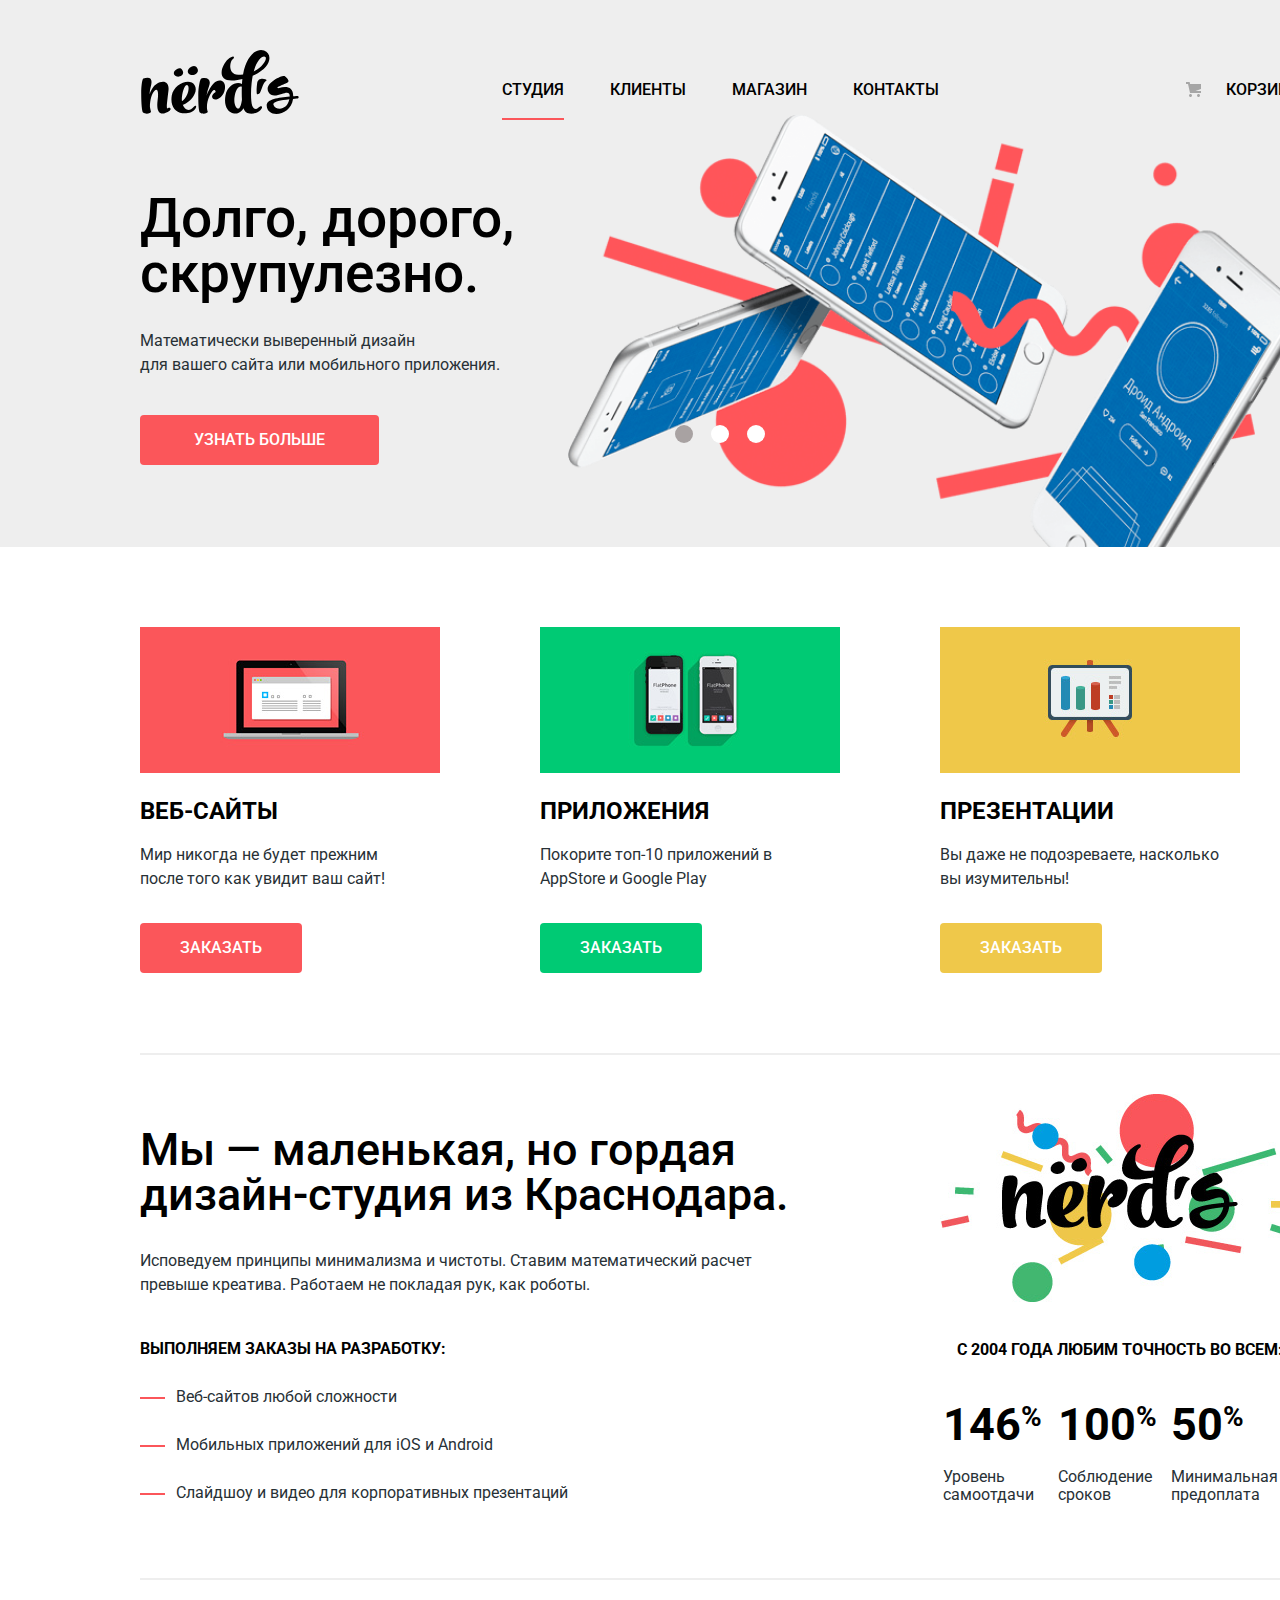
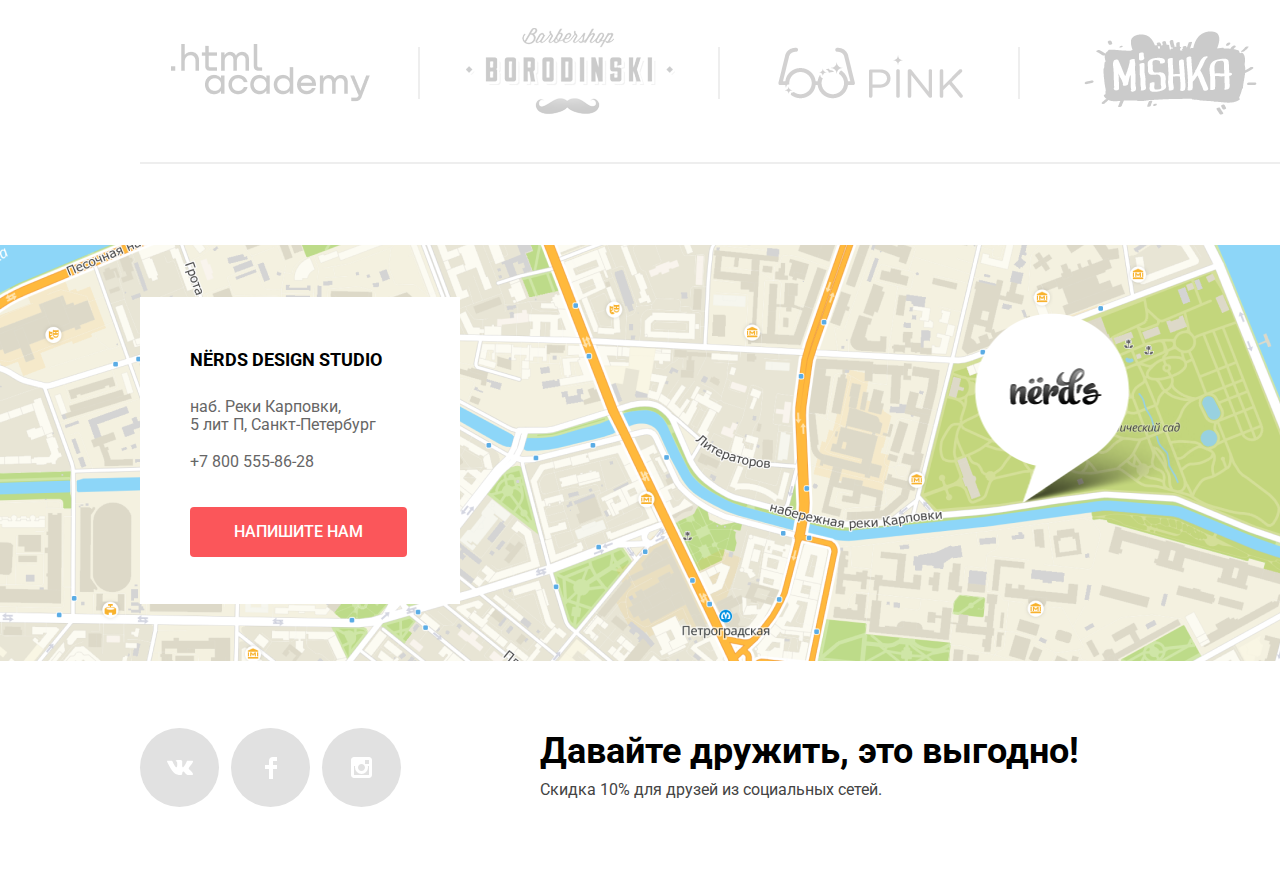
<file: index.html>
<!DOCTYPE html>
<html lang="ru">

<head>
  <meta charset="UTF-8">
  <title>Дизайн-студия «Нёрдс»</title>
  <link rel="icon" href="favicon.ico" sizes="any">
  <link rel="manifest" href="/manifest.webmanifest">
  <link href="https://fonts.googleapis.com/css?family=Roboto:400,500,700&amp;subset=cyrillic" rel="stylesheet">
  <link rel="stylesheet" href="css/normalize.css"> 
  <link rel="stylesheet" href="css/style.css">
</head>

<body>
  <header class="main-header">
    <div class="container">
      <nav class="main-navigation">
        <a href="" class="header-logo">
          <img src="img/nerds-logo.svg" alt="Логотип дизайн-студии «Нёрдс»" width="160" height="65">
        </a>
        <ul class="site-navigation">
          <li><a href="#" class="current">Студия</a></li>
          <li><a href="#">Клиенты</a></li>
          <li><a href="catalog.html">Магазин</a></li>
          <li><a href="#">Контакты</a></li>
        </ul>
        <ul class="user-navigation">
          <li><a href="#">Корзина</a></li>
        </ul>
      </nav>

      <h1 class="visually-hidden">Дизайн-студия «Нёрдс»</h1>

      <section class="slider">
        <div class="slider-item">
          <div class="slider-description">
            <h2>Долго, дорого, скрупулезно.</h2>
            <p>Математически выверенный дизайн <br> для вашего сайта или мобильного приложения.</p>
            <a class="button large-button" href="#">Узнать больше</a>
          </div>
        </div>
        <div class="slider-item visually-hidden">
          <div class="slider-description">
            <h2>Любим математику как никто другой</h2>
            <p>Никакого креатива, только математические формулы для расчета идеальных пропорций.</p>
            <a class="button large-button" href="#">Узнать больше</a>
          </div>
        </div>
        <div class="slider-item visually-hidden">
          <div class="slider-description">
            <h2>Только ночь, только хардкор</h2>
            <p>Работать днем, как все? Мы против этого. <br> Ближе к полуночи работа только начинается.</p>
            <a class="button large-button" href="#">Узнать больше</a>
          </div>
        </div>
        <div class="slider-controls">
          <button type="button" class="dot current"><span class="visually-hidden">Показать первый слайд</span></button>
          <button type="button" class="dot"><span class="visually-hidden">Показать второй слайд</span></button>
          <button type="button" class="dot"><span class="visually-hidden">Показать третий слайд</span></button>
        </div>
      </section>
    </div>
  </header>

  <main>
    <div class="container">
      <section class="services">
        <h2 class="visually-hidden">Наши услуги</h2>
        <ul class="services-list">
          <li class="services-item">
            <img src="img/illustration-1.png" alt="Разрабатываем веб-сайты" width="300" height="146">
            <h3>Веб-сайты</h3>
            <p>Мир никогда не будет прежним после того как увидит ваш сайт!</p>
            <a class="button small-button" href="#">Заказать</a>
          </li>
          <li class="services-item">
            <img src="img/illustration-2.png" alt="Разрабатываем приложения" width="300" height="146">
            <h3>Приложения</h3>
            <p>Покорите топ-10 приложений в AppStore и Google Play</p>
            <a class="button small-button green-btn" href="#">Заказать</a>
          </li>
          <li class="services-item">
            <img src="img/illustration-3.png" alt="Создаем презентации" width="300" height="146">
            <h3>Презентации</h3>
            <p>Вы даже не подозреваете, насколько вы изумительны!</p>
            <a class="button small-button" href="#">Заказать</a>
          </li>
        </ul>
      </section>

      <section class="about-us">
        <h2 class="visually-hidden">О нас</h2>
        <div class="col-left about-us-text">
          <b class="title">Мы — маленькая, но гордая дизайн-студия из Краснодара.</b>
          <p>Исповедуем принципы минимализма и чистоты. Ставим математический расчет превыше креатива. Работаем не
            покладая рук, как роботы.</p>
          <p><b>Выполняем заказы на разработку:</b></p>
          <ul class="about-us-list">
            <li>Веб-сайтов любой сложности</li>
            <li>Мобильных приложений для iOS и Android</li>
            <li>Слайдшоу и видео для корпоративных презентаций</li>
          </ul>
        </div>
        <div class="col-right about-us-info">
          <img src="img/nerds-illustration.png" alt="Второй логотип дизайн-студии «Нёрдс»" width="360" height="208">
          <table class="about-us-table">
            <caption>с 2004 года Любим точность во всем:</caption>
            <thead>
              <tr>
                <th>Уровень самоотдачи</th>
                <th>Соблюдение сроков</th>
                <th>Минимальная предоплата</th>
              </tr>
            </thead>
            <tbody>
              <tr>
                <td>146<sup>%</sup></td>
                <td>100<sup>%</sup></td>
                <td>50<sup>%</sup></td>
              </tr>
            </tbody>
          </table>
        </div>
      </section>

      <section class="partners">
        <h2 class="visually-hidden">Наши партнеры</h2>
        <ul class="partners-list">
          <li class="partners-list-item">
            <a href="https://htmlacademy.ru/intensive/htmlcss" target="_blank">
              <span class="visually-hidden">HTML Academy</span>
              <img src="img/htmlacademy-logo.png" alt="Логотип HTML Academy">
            </a>
          </li>
          <li class="partners-list-item">
            <a href="#">
              <span class="visually-hidden">Barbershop Borodinski</span>
              <img src="img/borodinski-logo.png" alt="Логотип Barbershop Borodinski">
            </a>
          </li>
          <li class="partners-list-item">
            <a href="#">
              <span class="visually-hidden">Pink</span>
              <img src="img/pink-logo.png" alt="Логотип Pink">
            </a>
          </li>
          <li class="partners-list-item">
            <a href="#">
              <span class="visually-hidden">Mishka</span>
              <img src="img/mishka-logo.png" alt="Логотип Mishka" >
            </a>
          </li>
        </ul>
      </section>
    </div>
  </main>

  <footer>
    <section class="contacts">
      <h2 class="visually-hidden">Контакты</h2>
      <iframe src="https://yandex.ru/map-widget/v1/-/CCUnZTRR1A"></iframe>
      <img src="img/map.png" alt="Дизайн-студия NЁRDS расположена по адресу г. Санкт-Петербург, ул. Б. Конюшенная, д. 19/8"
        width="" height="">
      <div class="container">
        <div class="contacts-info">
          <b>nёrds design studio</b>
          <p class="contacts-info-text">наб. Реки Карповки, <br> 5 лит П, Санкт-Петербург</p>
          <p class="contacts-info-text"><a href="tel:+78005558628">+7 800 555-86-28</a></p>
          <a class="write-us button" href="form.html">Напишите нам</a>
        </div>
        <div class="map-marker">
          <img src="../img/map-marker.png" alt="Map marker to show the location on the map">
        </div>
      </div>
    </section>

    <section class="social">
      <div class="container">
        <h2 class="visually-hidden">Мы в социальных сетях</h2>
        <ul class="social-list">
          <li>
            <a class="social-button" href="#">
              <span class="visually-hidden">Вконтакте</span>
              <svg xmlns="http://www.w3.org/2000/svg" width="26" height="15">
                <path fill="#FFF" d="M16.138 11.51c.956-.309 2.18 2.04 3.483 2.939.978.681 1.727.534 1.727.534l3.473-.05s1.815-.112.957-1.554c-.071-.12-.503-1.069-2.585-3.022-2.177-2.043-1.882-1.712.739-5.244 1.597-2.153 2.236-3.468 2.036-4.028-.192-.539-1.365-.399-1.365-.399L20.69.713c-.381.001-.704.119-.851.515-.003.004-.621 1.666-1.445 3.079-1.741 2.989-2.436 3.148-2.724 2.961-.661-.433-.494-1.737-.494-2.664 0-2.897.432-4.105-.846-4.417-.427-.104-.739-.172-1.828-.182-1.392-.021-2.574 0-3.244.329-.445.223-.786.712-.579.74.26.035.843.16 1.155.586.401.552.389 1.789.389 1.789s.229 3.411-.54 3.834c-.528.29-1.25-.302-2.803-3.016-.793-1.388-1.392-2.922-1.392-2.922s-.116-.285-.326-.441c-.25-.185-.6-.244-.6-.244L.848.684S.29.7.085.946c-.182.218-.015.668-.015.668s2.909 6.881 6.203 10.347c3.02 3.182 6.452 2.971 6.452 2.971h1.555s.469-.054.709-.312c.224-.24.214-.691.214-.691s-.031-2.109.935-2.419z" /></svg>
            </a>
          </li>
          <li>
            <a class="social-button" href="#">
              <span class="visually-hidden">Фейсбук</span>
              <svg xmlns="http://www.w3.org/2000/svg" width="12" height="22">
                <path fill="#FFF" d="M12 4V0H8a4 4 0 0 0-4 4v4H0v4h4v10h4V12h4V8H8V4h4z" /></svg>
            </a>
          </li>
          <li>
            <a class="social-button" href="#">
              <span class="visually-hidden">Инстаграм</span>
              <svg xmlns="http://www.w3.org/2000/svg" width="21" height="21">
                <path fill="#FFF" d="M18 0H3C1.35 0 0 1.35 0 3v15c0 1.65 1.35 3 3 3h15c1.65 0 3-1.35 3-3V3c0-1.65-1.35-3-3-3zm-7.5 7c1.93 0 3.5 1.57 3.5 3.5S12.43 14 10.5 14 7 12.43 7 10.5 8.57 7 10.5 7zM18 18H3V9h1.181A6.504 6.504 0 0 0 4 10.5a6.5 6.5 0 1 0 13 0 6.45 6.45 0 0 0-.181-1.5H18v9zm0-11h-4V3h4v4z" /></svg>
            </a>
          </li>
        </ul>
        <div class="social-text">
          <b>Давайте дружить, это выгодно!</b>
          <p>Скидка 10% для друзей из социальных сетей.</p>
        </div>
      </div>
    </section>
  </footer>

  <section class="modal modal-contacts">
    <h2>Напишите нам</h2>
    <form class="contacts-form" action="https://echo.htmlacademy.ru" method="post">
      <div class="modal-contacts-row">
        <div>
          <label for="name">Ваше имя:</label>
          <input id="name" type="text" name="name" placeholder="Имя Фамилия">
        </div>
        <div>
          <label for="email">Ваш email:</label>
          <input id="email" type="text" name="email" placeholder="email@example.com">
        </div>
      </div>
      <div>
        <label for="message">Текст письма:</label>
        <textarea id="message" name="message" placeholder="В свободной форме"></textarea>
      </div>
      <button class="button" type="submit">Отправить</button>
    </form>
    <button class="modal-close" type="button"><span class="visually-hidden">Закрыть</span></button>
  </section>
  <script src="js/script.js"></script>
</body>

</html>
</file>
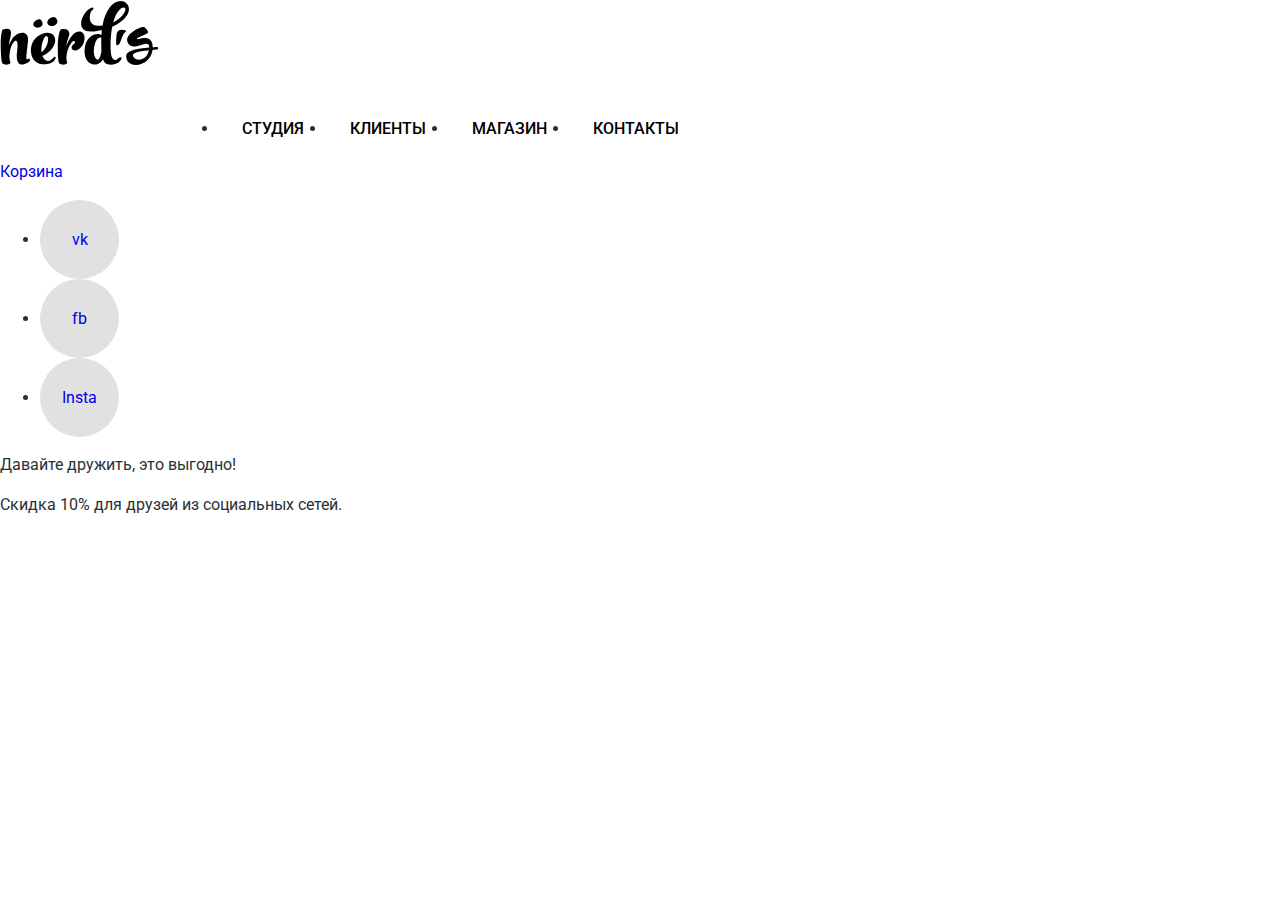
<file: blank.html>
<!DOCTYPE html>
<html class="page" lang="ru">
<head>
    <meta charset="utf-8">
    <title>Blank page for Studio Nerds</title>
    <link rel="preconnect" href="https://fonts.gstatic.com">
    <link href="https://fonts.googleapis.com/css2?family=Roboto:wght@400;500;700&display=swap" rel="stylesheet">
    <link rel="stylesheet" href="css/normalize.css">
    <link rel="stylesheet" href="css/style.css">
    <link rel="icon" href="favicon.ico">
    <link rel="icon" href="img/favicons/icon.svg" type="image/svg+xml">
    <link rel="apple-touch-icon" href="img/favicons/180.png">
    <link rel="manifest" href="manifest.webmanifest">
</head>

<body class="page-body">

<header class="page-header">
    <nav class="main-navigation">
        <a class="main-header-logo"><img src="img/nerds-logo.svg" width="159" height="65" alt="Логотип Nёrd's"></a>
        <ul class="site-navigation">
            <li><a class="active" href="blank.html">Студия</a></li>
            <li><a href="blank.html">Клиенты</a></li>
            <li><a href="catalog.html">Магазин</a></li>
            <li><a href="blank.html">Контакты</a></li>
        </ul>
        <a href="blank.html">Корзина</a>
    </nav>
</header>

<footer class="footer">
    <section class="footer-social">
        <ul class="social-list">
            <li><a class="social-button" href="#">vk</a></li>
            <li><a class="social-button" href="#">fb</a></li>
            <li><a class="social-button" href="#">Insta</a></li>
        </ul>
    </section>
    <section class="cta">
        <p class="cta-title">Давайте дружить, это выгодно!</p>
        <p class="cta-text">Скидка 10% для друзей из социальных сетей.</p>
    </section>
</footer>

</body>
</html>
</file>
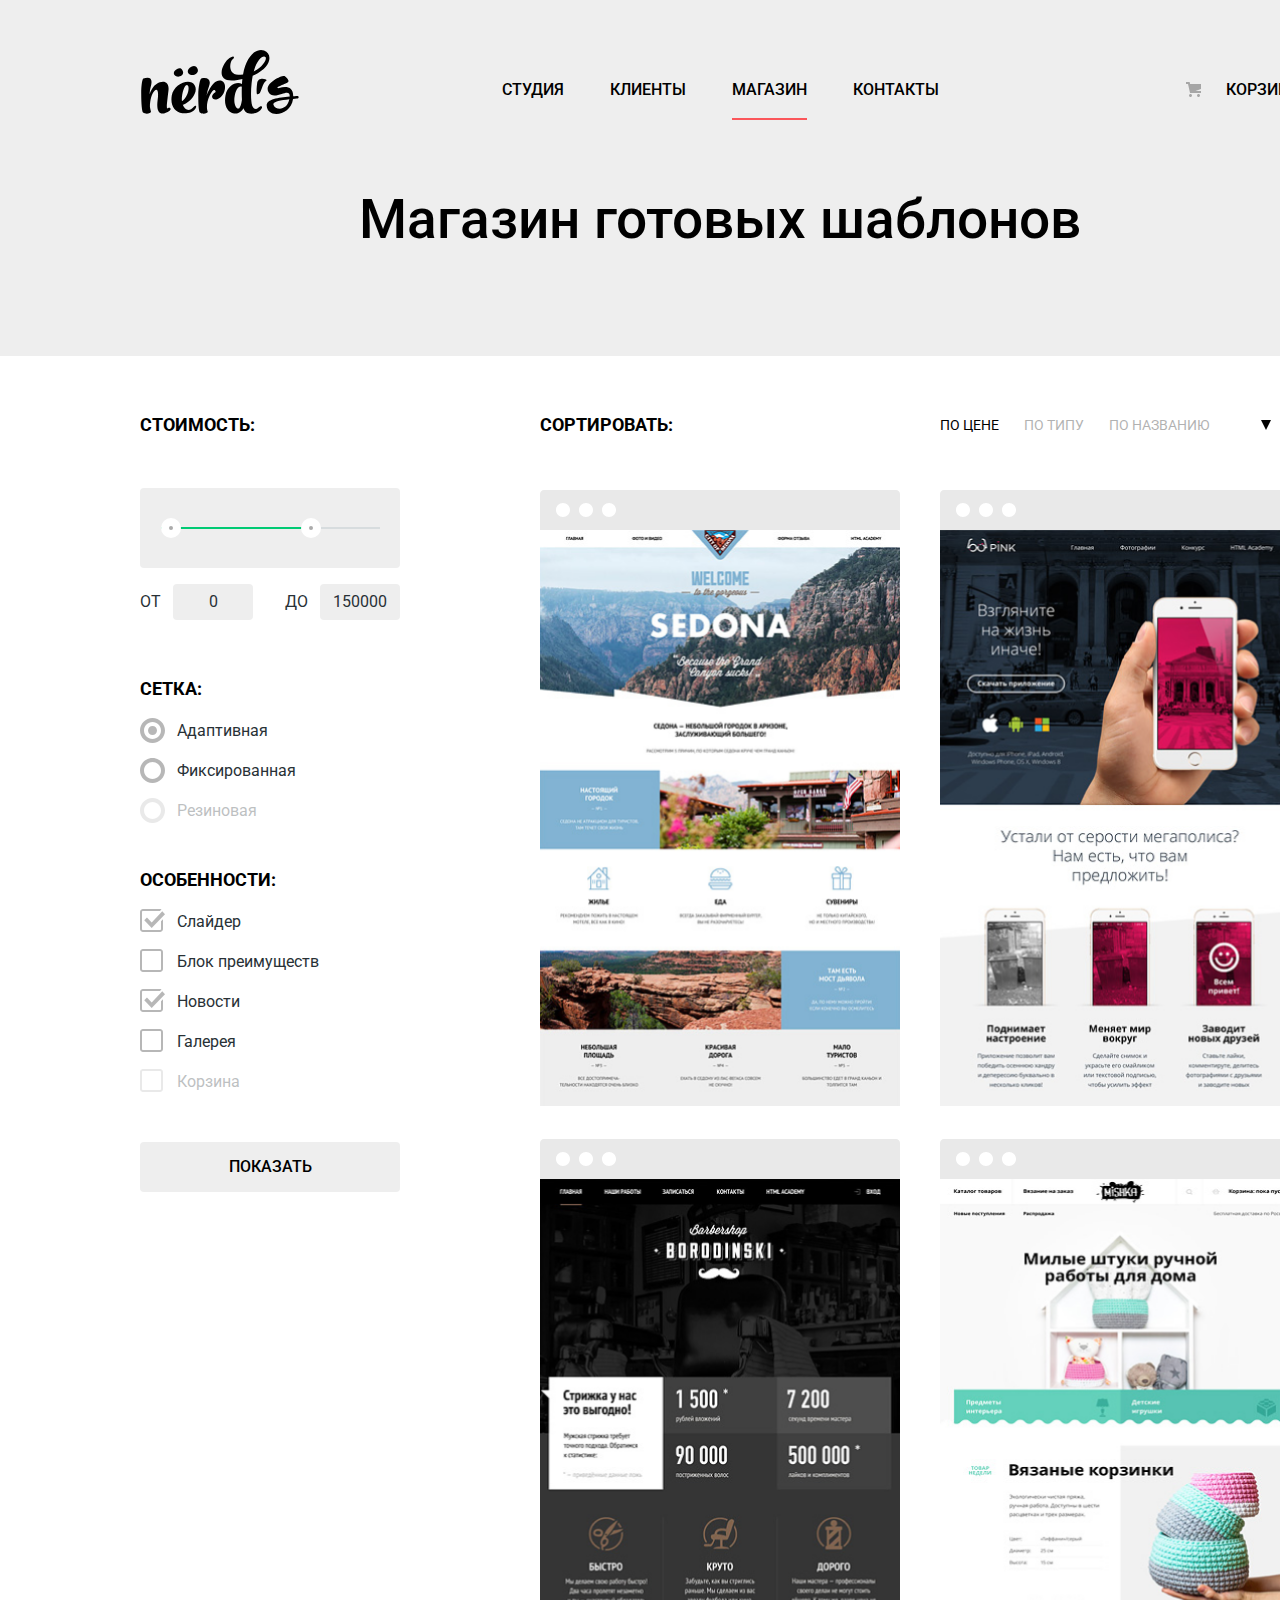
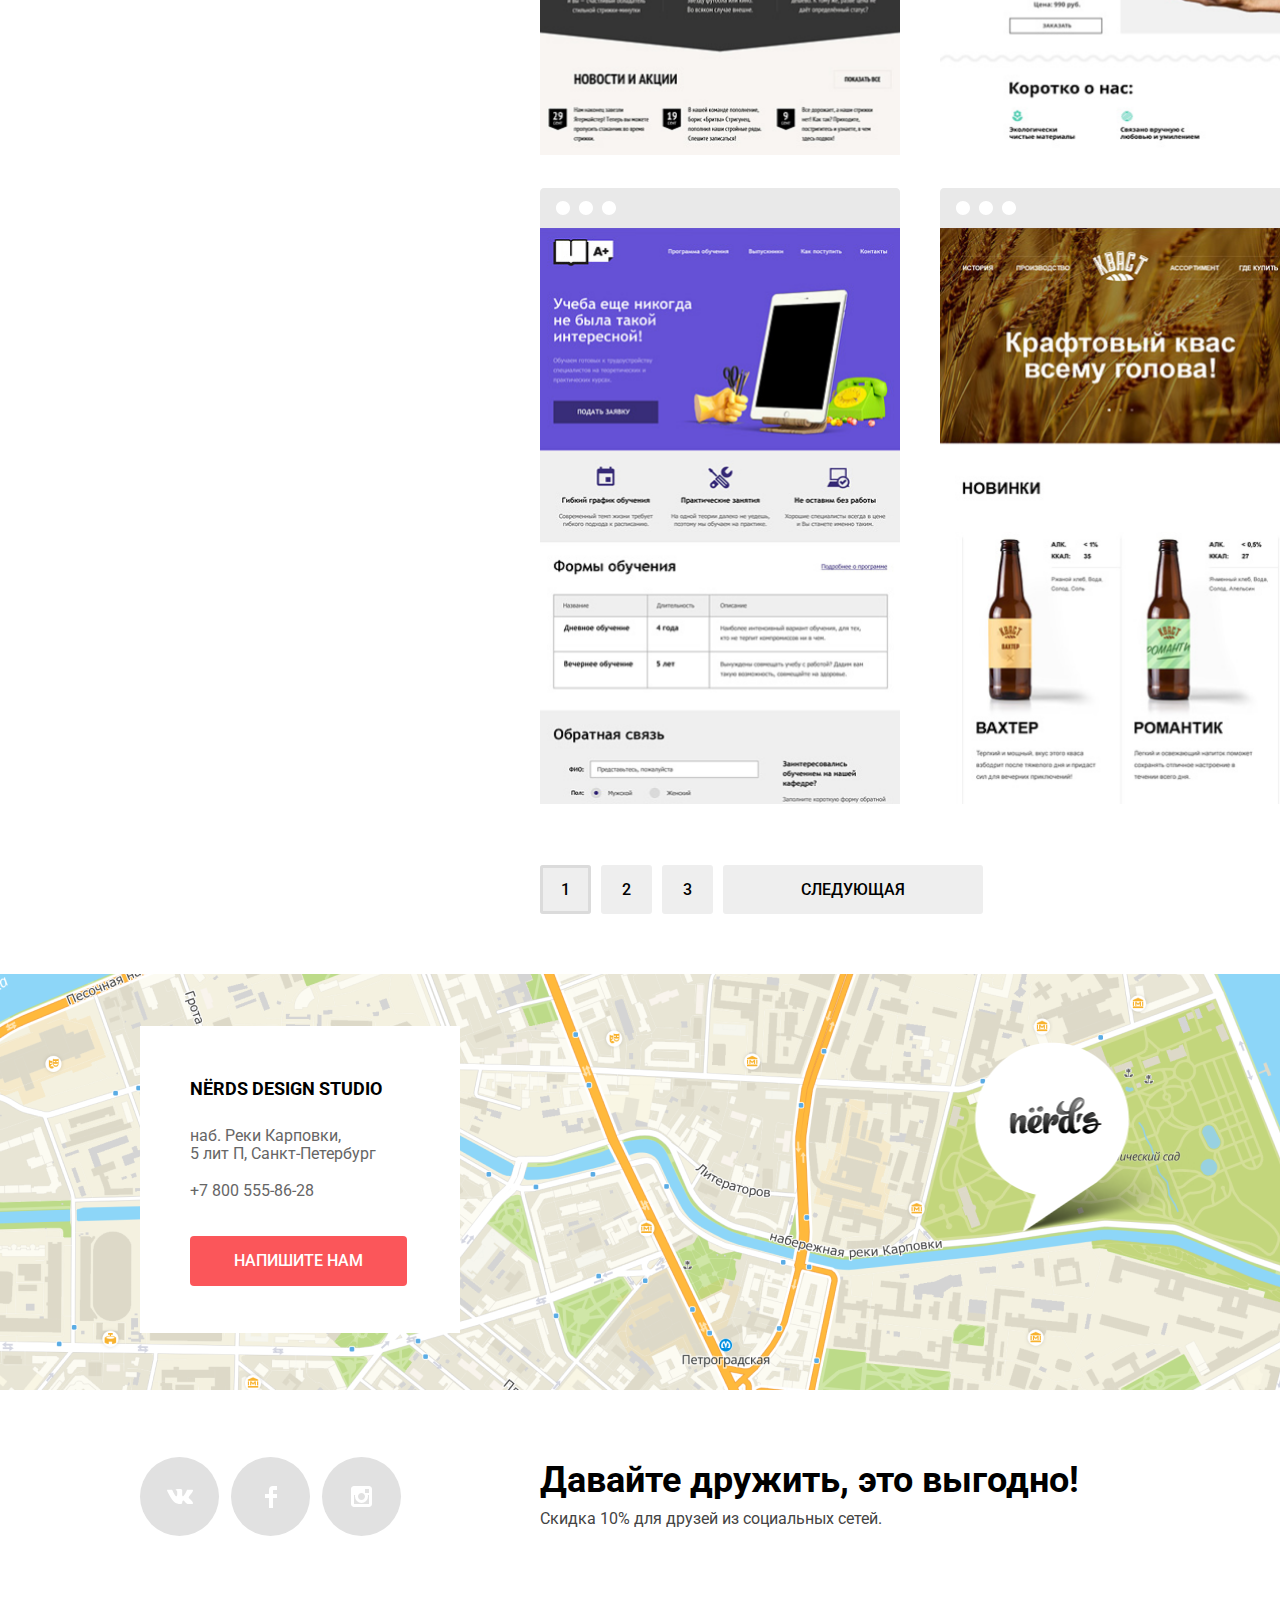
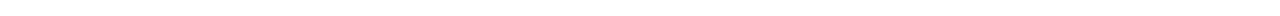
<file: catalog.html>
<!DOCTYPE html>
<html lang="ru">

<head>
  <meta charset="UTF-8">
  <title>Дизайн-студия «Нёрдс»</title>
  <link rel="icon" href="favicon.ico" sizes="any">
  <link rel="manifest" href="/manifest.webmanifest">
  <link href="https://fonts.googleapis.com/css?family=Roboto:400,500,700&amp;subset=cyrillic" rel="stylesheet">
  <link rel="stylesheet" href="css/normalize.css"> 
  <link rel="stylesheet" href="css/style.css">
</head>

<body>
  <header class="main-header">
    <div class="container">
      <nav class="main-navigation">
        <a href="" class="header-logo">
          <img src="img/nerds-logo.svg" alt="Логотип дизайн-студии «Нёрдс»" width="160" height="65">
        </a>
        <ul class="site-navigation">
          <li><a href="index.html">Студия</a></li>
          <li><a href="#">Клиенты</a></li>
          <li><a href="#" class="current">Магазин</a></li>
          <li><a href="#">Контакты</a></li>
        </ul>
        <ul class="user-navigation">
          <li><a href="#">Корзина</a></li>
        </ul>
      </nav>
      <div class="page-title">
        <h1>Магазин готовых шаблонов</h1>
      </div>
    </div>
  </header>

  <main class="inner-page container">
    <aside class="filter">
      <form action="html://echo.htmlacademy.ru" method="post" class="filter-form">
        <fieldset class="price-filter">
          <legend>Стоимость:</legend>
          <div class="range-control">
            <div class="progress">
              <div class="current-progress">
                <div class="progress-button-wrapper">
                  <button type="button"><span class="visually-hidden">стоимость от</span></button>
                </div>
                <div class="progress-button-wrapper">
                  <button type="button"><span class="visually-hidden">стоимость до</span></button>
                </div>
              </div>
            </div>
          </div>
          <p class="range-display">
            <label>От
              <input type="text" name="min-price" value="0">
            </label>
            <label>До
              <input type="text" name="max-price" value="150000">
            </label>
          </p>
        </fieldset>
        <fieldset class="grid-filter">
          <legend>Сетка:</legend>
          <ul class="grid-list">
            <li>
              <input class="filter-input filter-input-radio visually-hidden" id="adaptive" type="radio" name="grid"
                value="adaptive" checked>
              <label for="adaptive">Адаптивная</label>
            </li>
            <li>
              <input class="filter-input filter-input-radio visually-hidden" id="fixed" type="radio" name="grid" value="fixed">
              <label for="fixed">Фиксированная</label>
            </li>
            <li>
              <input class="filter-input filter-input-radio visually-hidden" id="fluid" type="radio" name="grid" value="fluid"
                disabled>
              <label for="fluid">Резиновая</label>
            </li>
          </ul>
        </fieldset>
        <fieldset class="features-filter">
          <legend>Особенности:</legend>
          <ul class="features-list">
            <li>
              <input class="filter-input filter-input-checkbox visually-hidden" id="slider" type="checkbox" name="slider"
                checked>
              <label for="slider">Слайдер</label>
            </li>
            <li>
              <input class="filter-input filter-input-checkbox visually-hidden" id="advantages-block" type="checkbox"
                name="advantages-block">
              <label for="advantages-block">Блок преимуществ</label>
            </li>
            <li>
              <input class="filter-input filter-input-checkbox visually-hidden" id="news" type="checkbox" name="news"
                checked>
              <label for="news">Новости</label>
            </li>
            <li>
              <input class="filter-input filter-input-checkbox visually-hidden" id="gallery" type="checkbox" name="gallery">
              <label for="gallery">Галерея</label>
            </li>
            <li>
              <input class="filter-input filter-input-checkbox visually-hidden" id="cart" type="checkbox" name="cart"
                disabled>
              <label for="cart">Корзина</label>
            </li>
          </ul>
        </fieldset>
        <button class="button">Показать</button>
      </form>
    </aside>

    <section class="catalog">
      <h2 class="visually-hidden">Каталог шаблонов</h2>
      <div class="catalog-sorting">
        <b>Сортировать:</b>
        <ul class="type-sorting-list">
          <li><a class="type-current">По цене</a></li>
          <li><a href="#">По типу</a></li>
          <li><a href="#">По названию</a></li>
        </ul>
        <ul class="direction-sorting-list">
          <li class="direction-current"><a><span class="visually-hidden">По убыванию</span></a></li>
          <li><a href="#"><span class="visually-hidden">По возрастанию</span></a></li>
        </ul>
      </div>
      <ul class="catalog-list">
        <li class="catalog-item">
          <img src="img/img-sedona.png" alt="Скриншот сайта Sedona" width="358" height="577">
          <div class="catalog-item-description">
            <div class="description-container">
              <a href="#"><h3>Sedona</h3></a>
              <p>Информационный сайт для туристов</p>
              <a class="button" href="#">9 900 &#8381</a>
            </div>
          </div>
        </li>
        <li class="catalog-item">
          <img src="img/img-pink.png" alt="Скриншот сайта Ping App" width="358" height="578">
          <div class="catalog-item-description">
            <div class="description-container">
              <a href="#"><h3>Pink App</h3></a>
              <p>Продуктовый лендинг приложения для iOS и Android</p>
              <a class="button" href="#">9 900 &#8381</a>
            </div>
          </div>
        </li>
        <li class="catalog-item">
          <img src="img/img-barbershop.png" alt="Скриншот сайта Barbershop" width="358" height="578">
          <div class="catalog-item-description">
            <div class="description-container">
              <a href="#"><h3>Barbershop</h3></a>
              <p>Сайт салоны красоты. Для мужчин, да.</p>
              <a class="button" href="#">9 900 &#8381</a>
            </div>
          </div>
        </li>
        <li class="catalog-item">
          <img src="img/img-mishka.png" alt="Скриншот сайта MISHKA" width="358" height="578">
          <div class="catalog-item-description">
            <div class="description-container">
              <a href="#"><h3>MISHKA</h3></a>
              <p>Интернет-магазин вязаных игрушек</p>
              <a class="button" href="#">9 900 &#8381</a>
            </div>
          </div>
        </li>
        <li class="catalog-item">
          <img src="img/img-aplus.png" alt="Скриншот сайта A Plus" width="358" height="578">
          <div class="catalog-item-description">
            <div class="description-container">
              <a href="#"><h3>A Plus</h3></a>
              <p>Лендинг курсов повышения квалификации</p>
              <a class="button" href="#">9 900 &#8381</a>
            </div>
          </div>
        </li>
        <li class="catalog-item">
          <img src="img/img-kvast.png" alt="Скриншот сайта КВАСТ" width="358" height="578">
          <div class="catalog-item-description">
            <div class="description-container">
              <a href="#"><h3>КВАСТ</h3></a>
              <p>Промо-сайт производителя крафтового кваса</p>
              <a class="button" href="#">9 900 &#8381</a>
            </div>
          </div>
        </li>
      </ul>
      <ul class="pagination-list">
        <li class="pagination-item"><a class="current">1</a></li>
        <li class="pagination-item"><a href="#">2</a></li>
        <li class="pagination-item"><a href="#">3</a></li>
        <li class="pagination-item"><a href="#" class="next-page">Следующая</a></li>
      </ul>
    </section>
  </main>

  <footer>
    <section class="contacts">
      <h2 class="visually-hidden">Контакты</h2>
      <iframe src="https://yandex.ru/map-widget/v1/-/CCUnZTRR1A"></iframe>
      <img src="img/map.png" alt="Дизайн-студия NЁRDS расположена по адресу г. Санкт-Петербург, ул. Б. Конюшенная, д. 19/8"
        width="" height="">
      <div class="container">
        <div class="contacts-info">
          <b>nёrds design studio</b>
          <p class="contacts-info-text">наб. Реки Карповки, <br> 5 лит П, Санкт-Петербург</p>
          <p class="contacts-info-text"><a href="tel:+78005558628">+7 800 555-86-28</a></p>
          <a class="write-us button" href="form.html">Напишите нам</a>
        </div>
        <div class="map-marker">
          <img src="../img/map-marker.png" alt="Map marker to show the location on the map">
        </div>
      </div>
    </section>

    <section class="social">
      <div class="container">
        <h2 class="visually-hidden">Мы в социальных сетях</h2>
        <ul class="social-list">
          <li>
            <a class="social-button" href="#">
              <span class="visually-hidden">Вконтакте</span>
              <svg xmlns="http://www.w3.org/2000/svg" width="26" height="15">
                <path fill="#FFF" d="M16.138 11.51c.956-.309 2.18 2.04 3.483 2.939.978.681 1.727.534 1.727.534l3.473-.05s1.815-.112.957-1.554c-.071-.12-.503-1.069-2.585-3.022-2.177-2.043-1.882-1.712.739-5.244 1.597-2.153 2.236-3.468 2.036-4.028-.192-.539-1.365-.399-1.365-.399L20.69.713c-.381.001-.704.119-.851.515-.003.004-.621 1.666-1.445 3.079-1.741 2.989-2.436 3.148-2.724 2.961-.661-.433-.494-1.737-.494-2.664 0-2.897.432-4.105-.846-4.417-.427-.104-.739-.172-1.828-.182-1.392-.021-2.574 0-3.244.329-.445.223-.786.712-.579.74.26.035.843.16 1.155.586.401.552.389 1.789.389 1.789s.229 3.411-.54 3.834c-.528.29-1.25-.302-2.803-3.016-.793-1.388-1.392-2.922-1.392-2.922s-.116-.285-.326-.441c-.25-.185-.6-.244-.6-.244L.848.684S.29.7.085.946c-.182.218-.015.668-.015.668s2.909 6.881 6.203 10.347c3.02 3.182 6.452 2.971 6.452 2.971h1.555s.469-.054.709-.312c.224-.24.214-.691.214-.691s-.031-2.109.935-2.419z" /></svg>
            </a>
          </li>
          <li>
            <a class="social-button" href="#">
              <span class="visually-hidden">Фейсбук</span>
              <svg xmlns="http://www.w3.org/2000/svg" width="12" height="22">
                <path fill="#FFF" d="M12 4V0H8a4 4 0 0 0-4 4v4H0v4h4v10h4V12h4V8H8V4h4z" /></svg>
            </a>
          </li>
          <li>
            <a class="social-button" href="#">
              <span class="visually-hidden">Инстаграм</span>
              <svg xmlns="http://www.w3.org/2000/svg" width="21" height="21">
                <path fill="#FFF" d="M18 0H3C1.35 0 0 1.35 0 3v15c0 1.65 1.35 3 3 3h15c1.65 0 3-1.35 3-3V3c0-1.65-1.35-3-3-3zm-7.5 7c1.93 0 3.5 1.57 3.5 3.5S12.43 14 10.5 14 7 12.43 7 10.5 8.57 7 10.5 7zM18 18H3V9h1.181A6.504 6.504 0 0 0 4 10.5a6.5 6.5 0 1 0 13 0 6.45 6.45 0 0 0-.181-1.5H18v9zm0-11h-4V3h4v4z" /></svg>
            </a>
          </li>
        </ul>
        <div class="social-text">
          <b>Давайте дружить, это выгодно!</b>
          <p>Скидка 10% для друзей из социальных сетей.</p>
        </div>
      </div>
    </section>
  </footer>

  <section class="modal modal-contacts">
    <h2>Напишите нам</h2>
    <form class="contacts-form" action="https://echo.htmlacademy.ru" method="post">
      <div class="modal-contacts-row">
        <div>
          <label for="name">Ваше имя:</label>
          <input id="name" type="text" name="name" placeholder="Имя Фамилия">
        </div>
        <div>
          <label for="email">Ваш email:</label>
          <input id="email" type="text" name="email" placeholder="email@example.com">
        </div>
      </div>
      <div>
        <label for="message">Текст письма:</label>
        <textarea id="message" name="message" placeholder="В свободной форме"></textarea>
      </div>
      <button class="button" type="submit">Отправить</button>
    </form>
    <button class="modal-close" type="button"><span class="visually-hidden">Закрыть</span></button>
  </section>
  <script src="js/script.js"></script>
</body>

</html>
</file>
<file: css/style.css>
body {
  margin: 0;
  padding: 0;
  min-width: 1440px;
  font-weight: normal;
  font-size: 16px;
  line-height: 24px;
  font-family: "Roboto", "Arial", sans-serif;
  color: #283136;

  background-color: #ffffff;
}

a {
  text-decoration: none;
}

.visually-hidden {
  position: absolute;
  width: 1px;
  height: 1px;
  margin: -1px;
  border: 0;
  padding: 0;
  white-space: nowrap;
  clip-path: inset(100%);
  clip: rect(0 0 0 0);
  overflow: hidden;
}

.container {
  width: 1160px;
  margin: 0 auto;
}

.button {
  display: inline-block;
  padding: 16px 54px;

  font: inherit;
  font-weight: 500;
  line-height: 18px;
  vertical-align: middle;
  text-align: center;
  color: #ffffff;
  text-transform: uppercase;

  background-color: #fb565a;
  border: none;
  border-radius: 4px;
  cursor: pointer;
}

.button:hover,
.button:focus {
  background-color: #e74246;
}

.button:active {
  color: rgba(255, 255, 255, 0.3);

  background-color: #d7373b;
  -webkit-box-shadow: inset 0 3px 0 rgba(0, 1, 1, 0.1);
          box-shadow: inset 0 3px 0 rgba(0, 1, 1, 0.1);
}

.is-blurred {
  filter: blur(2px);
}

/* header */

.main-header {
  background-color: #eeeeee;
}

.main-header .main-navigation {
  display: flex;
  padding-top: 49px;
}

.main-header .header-logo {
  width: 160px;
  height: 65px;
}

.main-header ul {
  margin: 0;
  padding: 0;

  list-style: none;
}

a.header-logo:hover,
a.header-logo:focus {
  opacity: 0.8;
}

a.header-logo:active {
  opacity: 0.3;
}

ul.site-navigation,
ul.user-navigation {
  padding-top: 26px;
}

ul.site-navigation {
  display: flex;
  flex-wrap: wrap;
  justify-content: center;
  width: 840px;
}

ul.user-navigation {
  max-width: 180px;
  margin-left: auto;

  text-align: right;
}

.site-navigation li,
.user-navigation li {
  position: relative;
}

.site-navigation a,
.user-navigation a {
  display: block;

  font-weight: 500;
  line-height: 30px;
  color: #000000;
  text-transform: uppercase;
}

.site-navigation a.current::after,
.user-navigation a.current::after {
  content: "";
  position: absolute;
  top: 43px;
  right: 23px;
  left: 23px;

  height: 2px;

  background-color: #fb565a;
}

.site-navigation a[href]:hover,
.site-navigation a[href]:focus,
.user-navigation a[href]:hover,
.user-navigation a[href]:focus {
  color: #fb565a;
}

.site-navigation a[href]:active,
.user-navigation a[href]:active {
  color: rgba(0, 0, 0, 0.3);
}

.site-navigation a {
  padding: 0 23px;
}

.user-navigation a {
  position: relative;

  padding-left: 40px;
}

.user-navigation a::before {
  content: "";
  position: absolute;
  top: 7px;
  left: 0;

  width: 15px;
  height: 15px;

  background-image: url("../img/cart-icon.svg");
}

/* main page */

.slider {
  position: relative;

  min-height: 433px;
}

.slider .slider-item {
  height: 433px;

  background-size: contain;
  background-repeat: no-repeat;
  background-position: bottom right;
}

.slider .slider-item:nth-child(1) {
  background-image: url("../img/slide-1.png");
}

.slider .slider-item:nth-child(2) {
  background-image: url("../img/slide-2.png");
}

.slider .slider-item:nth-child(3) {
  background-image: url("../img/slide-3.png");
}

.slider-description {
  width: 538px;
}

.slider-description h2 {
  margin: 0;
  width: 538px;
  
  padding-top: 77px;
  padding-right: 60px;
  padding-bottom: 12px;

  font-weight: 500;
  font-size: 55px;
  line-height: 55px;
  color: #000000;
}

.slider-description p {
  width: 416px;
  margin-bottom: 38px;
  padding-right: 60px;
}

.slider-controls {
  position: absolute;
  bottom: 98px;
  left: 535px;
}

.slider-controls button {
  width: 18px;
  height: 18px;
  margin-right: 14px;

  background-color: #ffffff;
  border: none;
  border-radius: 50%;
}

.slider-controls button.current {
  width: 18px;
  height: 18px;

  background-color: #a8a2a2;
  border-radius: 50%;
}

/* .fade-in {
  animation: fade 3s ease-in;
}

@keyframes fade {
  0% {
      opacity: 0;
  }
  20% {
      opacity: 0.5;
  }
  80% {
      opacity: 1;
  }
  100% {
      opacity: 1;
  }
} */

/* services */

.services {
  padding: 80px 0;

  border-bottom: 2px solid #eeeeee;
}

.services .services-list {
  display: flex;
  flex-wrap: wrap;
  justify-content: space-between;
  margin: 0;
  padding: 0;

  list-style: none;
}

.services-item {
  width: 300px;
  margin-right: 60px;
}

.services-item img {
  display: block;
  width: 300px;
  height: 146px;
}

.services-item h3 {
  margin: 0;
  margin-top: 23px;
  margin-bottom: 17px;

  font-weight: bold;
  font-size: 24px;
  line-height: 30px;
  color: #000000;
  text-transform: uppercase;
}

.services-item p {
  margin-bottom: 32px;
  padding-right: 20px;
}

.services-item .button {
  padding: 16px 40px;
}

.services-item:nth-child(2) .button {
  background-color: #00ca74;
}

.services-item:nth-child(2) .button:hover,
.services-item:nth-child(2) .button:focus {
  background-color: #00bc6c;
}

.services-item:nth-child(2) .button:active {
  background-color: #00aa62;
}

.services-item:nth-child(3) .button {
  background-color: #efc84a;
}

.services-item:nth-child(3) .button:hover,
.services-item:nth-child(3) .button:focus {
  background-color: #eab534;
}

.services-item:nth-child(3) .button:active {
  background-color: #e5a722;
}

/* about us */

.about-us {
  display: flex;
  justify-content: space-between;
  padding-top: 39px;
  padding-bottom: 49px;

  border-bottom: 2px solid #eeeeee;
}

.about-us .col-left {
  width: 660px;
  padding-top: 33px;
}

.about-us .col-right {
  width: 360px;
}

.about-us-text .title {
  font-weight: 500;
  font-size: 45px;
  line-height: 45px;
  color: #000000;
  text-transform: none;
}

.about-us-text p:first-of-type {
  margin-top: 32px;
}

.about-us-text p:last-of-type {
  margin-top: 40px;
  margin-bottom: 24px;
}

.about-us-text b {
  font-weight: bold;
  color: #000000;
  text-transform: uppercase;
}

.about-us-text .about-us-list {
  margin: 0;
  padding: 0;

  list-style: none;
}

.about-us-list li {
  position: relative;

  margin-bottom: 24px;
  padding-left: 36px;
}

.about-us-list li::before {
  content: "";
  position: absolute;
  top: 12px;
  left: 0;

  width: 25px;
  height: 2px;

  background-color: #fb565a;
}

/* second-col */

.about-us-info img {
  display: block;
  width: 360px;
  height: 208px;
}

.about-us-table {
  margin-top: 36px;
}

.about-us-table caption {
  margin-bottom: 37px;

  font-weight: bold;
  color: #000000;
  text-transform: uppercase;
}

.about-us-table thead {
  display: table-footer-group;

  text-align: left;
}

.about-us-table th {
  font-weight: normal;
  line-height: 18px;
  padding-top: 18px;
}

.about-us-table tbody {
  font-weight: bold;
  font-size: 45px;
  line-height: 45px;
  color: #000000;
}

.about-us-table sup {
  font-size: 28px;
}

/* partners */

.partners {
  padding-bottom: 81px;
}

.partners .partners-list {
  display: flex;
  flex-wrap: wrap;
  justify-content: space-between;
  align-items: center;
  margin: 0;
  padding: 0;
  padding-top: 48px;
  padding-bottom: 44px;

  list-style: none;

  border-bottom: 2px solid #eeeeee;
}

.partners-list .partners-list-item {
  width: 260px;
  position: relative;
}

.partners-list-item:not(:nth-child(4n + 4))::after {
  content: "";
  position: absolute;
  width: 2px;
  height: 52px;
  right: -20px;
  bottom: 50%;
  transform: translateY(50%);
  background-color: #EEEEEE;
}

.partners-list-item a {
  display: flex;
  justify-content: center;

  opacity: 0.2;
}

.partners-list-item a:hover,
.partners-list-item a:focus {
  opacity: 1;
}

.partners-list-item a:active {
  opacity: 0.1;
}

.partners-list-item img {
  width: auto;
}

/* footer */

.contacts {
  position: relative;

  height: 416px;
  padding-bottom: 67px;
  overflow: hidden;
}

.contacts iframe {
  position: relative;
  z-index: 2;

  width: 100%;
  height: 416px;

  border: none;
}

.contacts img {
  position: absolute;
  top: 0;
  left: 50%;
  z-index: 1;

  width: 1440px;
  height: 416px;

  transform: translateX(-50%);
}

.contacts-info {
  position: absolute;
  top: 52px;
  z-index: 2;

  width: 220px;
  padding: 48px 50px 47px 50px;

  background-color: #ffffff;
} 

.map-marker img {
  content: "";
  position: absolute;
  top: 68px;
  left: 1090px;
  z-index: 1;

  width: 231px;
  height: 190px;
}

.contacts-info b {
  font-weight: bold;
  font-size: 18px;
  line-height: 30px;
  color: #000000;
  text-transform: uppercase;
}

.contacts-info-text:first-of-type {
  margin: 0;
  margin-top: 23px;
}

.contacts-info-text:last-of-type {
  margin: 0;
  margin-top: 19px;
  margin-bottom: 13px;
}

.contacts-info-text,
.contacts-info-text a {
  line-height: 18px;
  color: #666666;
}

.contacts-info .write-us {
  margin-top: 23px;
  padding: 16px 44px;
}

/* social bar */

.social {
  padding-bottom: 70px;
}

.social .container {
  display: flex;
}

.social .social-list {
  display: flex;
  flex-wrap: wrap;
  width: 400px;
  margin: 0;
  padding: 0;

  list-style: none;
}

.social-list li {
  margin-right: 12px;
}

.social .social-text {
  width: 760px;
  padding-top: 5px;
}

.social-button {
  display: flex;
  justify-content: center;
  align-items: center;
  width: 79px;
  height: 79px;

  background-color: #e1e1e1;
  border-radius: 50%;
}

.social-button:hover,
.social-button:focus {
  background-color: #e74246;
}

.social-button:active {
  background-color: #d7373b;
}

.social-button:active svg {
  opacity: 0.3;
}

/* social text */

.social-text b {
  font-weight: bold;
  font-size: 36px;
  line-height: 36px;
  color: #000000;
}

.social-text p {
  margin-top: 9px;

  line-height: 22px;
  color: #444444;
}

/* footer end */

/* modal section */

.modal {
  display: none;
}

.modal-show {
  display: block;
  animation: bounce 0.6s;
}

.modal-contacts {
  position: fixed;
  top: 156px;
  left: 50%;
  z-index: 3;

  width: 760px;
  margin-left: -480px;
  padding: 68px 100px 85px 100px;

  background: #ffffff;
  box-shadow: 0px 20px 40px rgba(0, 0, 0, 0.4);
}

.modal-contacts-row {
  display: flex;
  justify-content: space-between;
}

.modal-contacts-row div {
  width: 360px;
  padding-top: 12px;
  margin-bottom: 32px;
}

.modal-contacts h2 {
  margin: 0;
  margin-bottom: 22px;

  font-weight: 700;
  font-size: 45px;
  line-height: 53px;
  color: #000000;
}

.modal-close {
  position: absolute;
  top: 80px;
  right: 87px;

  width: 27px;
  height: 27px;
  padding: 0;

  background: none;
  border: none;
  cursor: pointer;
  opacity: 0.3;
}

.modal-close::before {
  content: "";
  position: absolute;
  top: 10px;
  left: 0;

  width: 27px;
  height: 5px;

  background-color: #fb565a;
  transform: rotate(45deg);
}

.modal-close::after {
  content: "";
  position: absolute;
  top: 10px;
  left: 0;

  width: 27px;
  height: 5px;

  background-color: #fb565a;
  transform: rotate(-45deg);
}

.modal-close:hover {
  opacity: 1;
}

.modal-close:active {
  opacity: 0.1;
}

.contacts-form {
  position: relative;
}

.contacts-form label {
  font-weight: bold;
  line-height: 18px;
  color: #000000;
}

.contacts-form input,
.contacts-form textarea {
  box-sizing: border-box;
  width: 100%;
  margin-top: 6px;
  padding: 13px;

  line-height: 18px;

  border: 2px solid #d7dcde;
  border-radius: 4px;
}

.contacts-form input:hover,
.contacts-form textarea:hover {
  border-color: #b4b9bb;
}

.contacts-form input:focus,
.contacts-form textarea:focus {
  border-color: #000000;
}

.contacts-form input:focus::placeholder,
.contacts-form textarea:focus::placeholder {
  opacity: 1;
}

.contacts-form input:invalid {
  color: #e74246;

  border-color: #e74246;
}

.contacts-form textarea {
  min-height: 119px;
  margin-bottom: 24px;
}

.contacts-form .button {
  padding: 16px 84px;
}

/* Animations */

@keyframes bounce {
  0% {
    transform: translateY(-2000px);
  }

  70% {
    transform: translateY(30px);
  }

  90% {
    transform: translateY(-10px);
  }

  100% {
    transform: translateY(0);
  }
}

/* store page */

.page-title {
  background-color: #eeeeee;
}

.page-title h1 {
  margin: 0;
  padding-top: 78px;
  padding-bottom: 109px;

  font-weight: 500;
  font-size: 55px;
  line-height: 55px;
  text-align: center;
  color: #000000;
}

main.inner-page {
  display: flex;
  justify-content: space-between;
  padding-top: 54px;
  padding-bottom: 72px;
}

.filter {
  width: 260px;
}

.filter-form fieldset {
  margin: 0;
  padding: 0;

  border: none;
}

.filter-form legend {
  font-weight: bold;
  font-size: 18px;
  line-height: 30px;
  color: #000000;
  text-transform: uppercase;
}

.filter-form ul {
  margin: 0;
  padding: 0;

  list-style: none;
}

fieldset.price-filter {
  margin-bottom: 38px;
}

.price-filter legend {
  padding-bottom: 48px;
}

.price-filter .range-control {
  display: flex;
  justify-content: center;
  align-items: center;
  height: 80px;

  background-color: #eeeeee;
  border-radius: 4px;
}

.range-control .progress {
  width: 219px;
  height: 2px;

  background-color: #d7dcde;
}

.range-control .current-progress {
  position: relative;

  width: 150px;
  height: 2px;

  background-color: #00ca74;
}

.progress-button-wrapper {
  position: absolute;
  top: -9px;
}

.current-progress .progress-button-wrapper:last-child {
  left: 140px;
}

.progress button {
  position: relative;

  width: 20px;
  height: 20px;

  background-color: #ffffff;
  border: none;
  border-radius: 50%;
  cursor: pointer;
}

.progress button::after {
  content: "";
  position: absolute;
  top: 8px;
  left: 8px;

  width: 4px;
  height: 4px;

  background-color: #ababab;
  border-radius: 50%;
}

.price-filter .range-display {
  display: flex;
  justify-content: space-between;
}

.price-filter label {
  line-height: 22px;
  text-transform: uppercase;
}

.price-filter input {
  box-sizing: border-box;
  padding: 7px 0;

  background-color: #eeeeee;
  border: none;
  border-radius: 4px;
}

.price-filter input[value] {
  width: 80px;
  margin-left: 8px;

  font-size: 16px;
  line-height: 22px;
  text-align: center;
  color: #283136;

  cursor: pointer;
}

fieldset.grid-filter {
  padding-bottom: 24px;
}

fieldset.features-filter {
  padding-bottom: 30px;
}

.grid-filter li,
.features-filter li {
  position: relative;

  padding-bottom: 20px;
  padding-left: 37px;

  cursor: pointer;
}

.grid-filter li:hover,
.features-filter li:hover {
  color: #000000;
}

.grid-filter legend,
.features-filter legend {
  padding-bottom: 17px;
}

.grid-list label,
.features-list label {
  display: block;

  line-height: 20px;

  cursor: pointer;
}

.filter-input:not(:disabled):hover + label::before,
.filter-input:not(:disabled):hover + label::after,
.filter-input:not(:disabled):focus + label::before,
.filter-input:not(:disabled):focus + label::after {
  opacity: 1;
}

.filter-input + label::before {
  content: "";
  position: absolute;
  top: -3px;
  left: 0;

  background-repeat: no-repeat;
  opacity: 0.4;
}

.filter-input:checked + label::before {
  display: none;
}

.filter-input:checked + label::after {
  content: "";
  position: absolute;
  top: -3px;
  left: 0;

  background-repeat: no-repeat;
  opacity: 0.4;
}

.filter-input:disabled + label {
  opacity: 0.3;
}

.filter-input-radio + label::before {
  width: 25px;
  height: 25px;

  background-image: url("../img/radio-off.svg");
}

.filter-input-radio:checked + label::after {
  width: 25px;
  height: 25px;

  background-image: url("../img/radio-on.svg");
}

.filter-input-checkbox + label::before {
  width: 26px;
  height: 23px;

  background-image: url("../img/checkbox-off.svg");
}

.filter-input-checkbox:checked + label::after {
  width: 26px;
  height: 23px;

  background-image: url("../img/checkbox-on.svg");
}

.filter-form .button {
  width: 100%;

  color: #000000;

  background-color: #eeeeee;
}

.filter-form .button:hover,
.filter-form .button:focus {
  background-color: #dfdfdf;
}

.filter-form .button:active {
  color: rgba(0, 0, 0, 0.3);

  background-color: #d5d5d5;
}

/* * catalog */

.catalog {
  width: 760px;
}

.catalog-sorting {
  display: flex;
  padding-bottom: 50px;
}

.catalog-sorting b {
  width: 400px;

  font-weight: bold;
  font-size: 18px;
  line-height: 30px;
  color: #000000;
  text-transform: uppercase;
}

.catalog-sorting ul {
  margin: 0;
  padding: 0;

  list-style: none;
}

ul.type-sorting-list {
  display: flex;
  width: 300px; 
  margin-left: auto;
  align-items: center;
}

.type-sorting-list li {
  margin-right: 25px;
}

.type-sorting-list li:last-child {
  margin: 0;
}

.type-sorting-list a {
  font-size: 14px;
  line-height: 18px;
  color: #000000;
  text-transform: uppercase;

  opacity: 0.3;
}

.type-sorting-list a:hover,
.type-sorting-list a:focus {
  opacity: 0.6;
}

.type-sorting-list a:active,
.type-sorting-list a.type-current {
  opacity: 1;
}

.direction-sorting-list {
  display: flex;
  justify-content: flex-end;
  align-items: center;
  width: 60px;
}

.direction-sorting-list li {
  padding-left: 19px;
}

.direction-sorting-list a {
  display: block;

  border-right: 5.5px solid transparent;
  border-bottom: 10px solid rgba(0, 0, 0, 0.2);
  border-left: 5.5px solid transparent;
}

.direction-sorting-list a[href]:hover,
.direction-sorting-list a[href]:focus {
  border-bottom-color: #a6a6a6;
}

.direction-sorting-list a[href]:active {
  border-bottom-color: #000000;
}

.direction-current a {
  border-bottom-color: #000000;
  transform: rotate(180deg);
}

/*  * catalog list */

.catalog-list {
  display: flex;
  flex-wrap: wrap;
  justify-content: space-between;
  margin: 0;
  padding: 0;
  padding-bottom: 41px;

  list-style: none;
}

.catalog-list .catalog-item {
  position: relative;

  width: 360px;
  margin-bottom: 26px;
}

.catalog-list .catalog-item::before {
  content: "";
  position: absolute;

  width: 360px;
  height: 40px;

  background-image: url("../img/browser.svg");
  background-repeat: no-repeat;
}

.catalog-item:hover::before {
  background-image: url("../img/browser-hover.svg");
}

.catalog-item img {
  width: 360px;
  height: 576px;
  padding-top: 40px;
}

.catalog-item-description {
  position: absolute;
  bottom: 0; 

  display: none;
  width: 100%;
  min-height: 235px;

  border-bottom-left-radius: 3px;
  border-bottom-right-radius: 3px;
  background-color: #eeeeee;
}

.catalog-item:hover {
  box-shadow: 0 6px 15px 0 rgba(0, 1, 1, 0.25);
}

.catalog-item:hover .catalog-item-description {
  display: block;
}

.description-container {
  padding: 0 60px;

  text-align: center;
}

.catalog-item-description h3 {
  margin: 0;
  margin-top: 27px;

  font-size: 18px;
  line-height: 30px;
  text-align: center;
  color: #000000;
  text-transform: uppercase;
}

.catalog-item-description p {
  margin-bottom: 35px;
  margin-top: 10px;

  line-height: 18px;
  text-align: center;
  color: #666666;
}

.catalog-item-description .button {
  padding: 16px 72px;
}

.catalog-item-description .button:active {
  color: #ffffff;
}

/* * pagination list */

.pagination-list {
  display: flex;
  margin: 0;
  padding: 0;

  list-style: none;
}

.pagination-list a {
  padding: 15px 21px;

  font-weight: 500;
  line-height: 18px;
  text-align: center;
  color: #000000;
  text-transform: uppercase;

  background-color: #eeeeee;
  border-radius: 3px;
}

.pagination-list li {
  margin-right: 10px;
}

.pagination-list .current {
  background: rgba(0, 0, 0, 0. 0001);
  box-shadow: inset 0 0 0 3px #dbdbdb;
}

.pagination-list a[href]:hover,
.pagination-list a[href]:focus {
  background-color: #dfdfdf;
}

.pagination-list a[href]:active {
  color: rgba(0, 0, 0, 0.3);

  background-color: #d5d5d5;
  box-shadow: inset 0 3px 0 rgba(0, 1, 1, 0.1);
}

.pagination-item .next-page {
  padding: 15px 78px;
}
</file>
